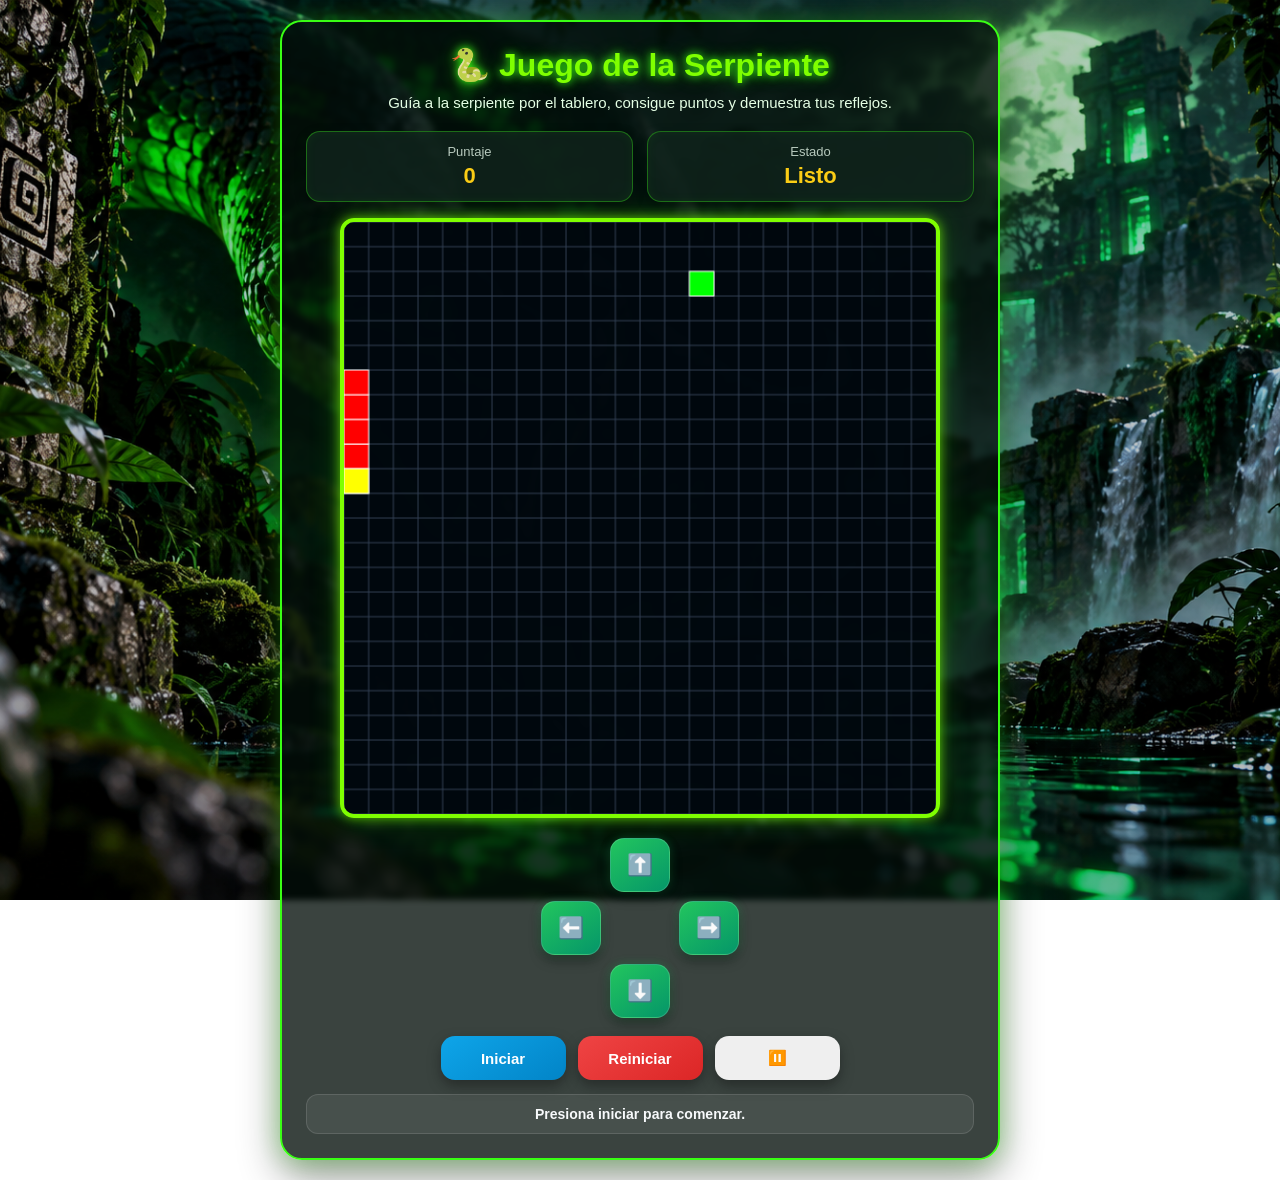
<file: index.html>
<!DOCTYPE html>
<html lang="es">
<head>
  <meta charset="UTF-8" />
  <meta name="viewport" content="width=device-width, initial-scale=1.0" />
  <title>Juego de la Serpiente - Taller</title>
   <link rel="stylesheet" href="serpiente.css">
</head>
<body>
  <main class="contenedor-juego">
    <h1>🐍 Juego de la Serpiente</h1>
    <p class="descripcion">
      Guía a la serpiente por el tablero, consigue puntos y demuestra tus reflejos.
    </p>

    <section class="panel-info">
      <div class="tarjeta-info">
        <span>Puntaje</span>
        <strong id="puntaje">0</strong>
      </div>
      <div class="tarjeta-info">
        <span>Estado</span>
        <strong id="estado">Listo</strong>
      </div>
    </section>

    <canvas id="canvasJuego" width="600" height="600"></canvas>

    <section class="controles">
      <button class="vacio">-</button>
      <button onclick="cambiarDireccion('arriba')">⬆️</button>
      <button class="vacio">-</button>

      <button onclick="cambiarDireccion('izquierda')">⬅️</button>
      
      <button onclick="cambiarDireccion('derecha')">➡️</button>

      <button class="vacio">-</button>
      <button onclick="cambiarDireccion('abajo')">⬇️</button>
      <button class="vacio">-</button>
    </section>

    <section class="acciones">
      <button onclick="iniciarJuego()">Iniciar</button>
      <button class="secundario" onclick="reiniciarJuego()">Reiniciar</button>
      <button onclick="pausarJuego()">⏸️</button>
    </section>

    <p id="mensaje" class="mensaje">Presiona iniciar para comenzar.</p>
  </main>

  <script src="serpiente.js"></script>
</body>
</html>
</file>
<file: serpiente.css>
* {
    box-sizing: border-box;
    margin: 0;
    padding: 0;
    font-family: Arial, Helvetica, sans-serif;
}

body {
    min-height: 100vh;
    color: rgb(172, 214, 18);
    display: flex;
    justify-content: center;
    align-items: center;
    padding: 20px;

    background:
        linear-gradient(
            rgba(0, 0, 0, 0.18),
            rgba(0, 0, 0, 0.28)
        ),
        url("img/serpiente.png");

    background-size: cover;
    background-position: center;
    background-repeat: no-repeat;
    background-attachment: fixed;
}

.contenedor-juego {
    width: 100%;
    max-width: 720px;

    background: rgba(3, 15, 10, 0.78);

    border: 2px solid #39ff14;
    border-radius: 22px;

    padding: 24px;

    text-align: center;

    box-shadow:
        0 0 25px rgba(57, 255, 20, 0.30),
        0 15px 40px rgba(0, 0, 0, 0.45);

    backdrop-filter: blur(3px);
}

h1 {
    margin-bottom: 8px;

    font-size: 32px;

    color: #7fff00;

    text-shadow:
        0 0 8px #39ff14,
        0 0 18px rgba(57, 255, 20, 0.45);
}

.descripcion {
    margin-bottom: 18px;

    color: #e5ffe5;

    line-height: 1.4;

    font-size: 15px;
}

/* =========================
   PANEL PUNTAJE / ESTADO
   ========================= */

.panel-info {
    display: flex;

    justify-content: space-between;

    gap: 14px;

    margin-bottom: 16px;
}

.tarjeta-info {
    flex: 1;

    background: rgba(15, 35, 28, 0.88);

    border: 1px solid rgba(57, 255, 20, 0.35);

    border-radius: 14px;

    padding: 12px;

    box-shadow:
        inset 0 0 12px rgba(57, 255, 20, 0.05),
        0 4px 12px rgba(0, 0, 0, 0.25);
}

.tarjeta-info span {
    display: block;

    font-size: 13px;

    color: #b7c9bd;

    margin-bottom: 4px;
}

.tarjeta-info strong {
    font-size: 22px;

    color: #facc15;
}

/* =========================
   CANVAS
   ========================= */

canvas {
    width: 100%;

    max-width: 600px;

    background: rgba(1, 8, 14, 0.96);

    border: 4px solid #7fff00;

    border-radius: 14px;

    display: block;

    margin: 0 auto 20px auto;

    box-shadow:
        0 0 12px rgba(127, 255, 0, 0.7),
        0 0 30px rgba(57, 255, 20, 0.25);
}

/* =========================
   CONTROLES DE DIRECCIÓN
   ========================= */

.controles {
    display: grid;

    grid-template-columns: repeat(3, 60px);

    grid-template-rows: repeat(3, 54px);

    gap: 9px;

    justify-content: center;

    align-items: center;

    margin-bottom: 18px;
}

.controles button {
    width: 60px;

    height: 54px;

    border: 1px solid rgba(255, 255, 255, 0.15);

    border-radius: 14px;

    background: linear-gradient(
        145deg,
        #22c55e,
        #059669
    );

    color: white;

    font-size: 21px;

    font-weight: bold;

    cursor: pointer;

    box-shadow:
        0 6px 12px rgba(0, 0, 0, 0.35),
        0 0 10px rgba(34, 197, 94, 0.28);

    transition:
        transform 0.2s,
        background 0.2s,
        box-shadow 0.2s;
}

.controles button:hover {
    transform: translateY(-2px) scale(1.06);

    background: linear-gradient(
        145deg,
        #4ade80,
        #16a34a
    );

    box-shadow:
        0 8px 18px rgba(0, 0, 0, 0.40),
        0 0 18px rgba(74, 222, 128, 0.45);
}

.controles button:active {
    transform: scale(0.94);
}

/* ARRIBA */

.controles button[onclick*="arriba"] {
    grid-column: 2;
    grid-row: 1;
}

/* IZQUIERDA */

.controles button[onclick*="izquierda"] {
    grid-column: 1;
    grid-row: 2;
}

/* PAUSA */

.controles button[onclick="pausarJuego()"] {
    background: linear-gradient(
        145deg,
        #f59e0b,
        #d97706
    );

    color: rgb(228, 218, 17);
}

.controles button[onclick="pausarJuego()"]:hover {
    background: linear-gradient(
        145deg,
        #fbbf24,
        #f59e0b
    );

    box-shadow:
        0 8px 18px rgba(0, 0, 0, 0.40),
        0 0 18px rgba(245, 158, 11, 0.55);
}
/* DERECHA */

.controles button[onclick*="derecha"] {
    grid-column: 3;
    grid-row: 2;
}

/* ABAJO */

.controles button[onclick*="abajo"] {
    grid-column: 2;
    grid-row: 3;
}

/* OCULTA LOS BOTONES VACÍOS */

.vacio {
    display: none;
}

/* =========================
   BOTONES INICIAR / REINICIAR
   ========================= */

.acciones {
    display: flex;

    justify-content: center;

    gap: 12px;

    flex-wrap: wrap;

    margin-bottom: 14px;
}

.acciones button {
    min-width: 125px;

    padding: 13px 20px;

    border: none;

    border-radius: 14px;

    font-size: 15px;

    font-weight: bold;

    color: white;

    cursor: pointer;

    transition:
        transform 0.2s,
        background 0.2s,
        box-shadow 0.2s;

    box-shadow:
        0 6px 14px rgba(0, 0, 0, 0.35);
}

/* INICIAR */

.acciones button:first-child {
    background: linear-gradient(
        145deg,
        #0ea5e9,
        #0284c7
    );
}

.acciones button:first-child:hover {
    background: linear-gradient(
        145deg,
        #38bdf8,
        #0ea5e9
    );

    transform: translateY(-2px);

    box-shadow:
        0 8px 18px rgba(0, 0, 0, 0.35),
        0 0 14px rgba(14, 165, 233, 0.45);
}

/* REINICIAR */

.acciones .secundario {
    background: linear-gradient(
        145deg,
        #ef4444,
        #dc2626
    );
}

.acciones .secundario:hover {
    background: linear-gradient(
        145deg,
        #f87171,
        #ef4444
    );

    transform: translateY(-2px);

    box-shadow:
        0 8px 18px rgba(0, 0, 0, 0.35),
        0 0 14px rgba(239, 68, 68, 0.45);
}

/* =========================
   MENSAJE
   ========================= */

.mensaje {
    margin-top: 10px;

    min-height: 24px;

    padding: 11px 14px;

    border-radius: 12px;

    background: rgba(255, 255, 255, 0.07);

    border: 1px solid rgba(255, 255, 255, 0.12);

    color: #f8fafc;

    font-size: 14px;

    font-weight: bold;
}

/* =========================
   RESPONSIVE
   ========================= */

@media (max-width: 700px) {

    body {
        padding: 10px;
    }

    .contenedor-juego {
        padding: 16px;
    }

    h1 {
        font-size: 26px;
    }

    .descripcion {
        font-size: 14px;
    }

    .controles {
        grid-template-columns: repeat(3, 56px);
        grid-template-rows: repeat(3, 50px);
        gap: 8px;
    }

    .controles button {
        width: 56px;
        height: 50px;
        font-size: 19px;
    }
}

@media (max-width: 450px) {

    .panel-info {
        flex-direction: column;
    }

    .acciones button {
        min-width: 110px;
    }

    h1 {
        font-size: 23px;
    }
}
</file>
